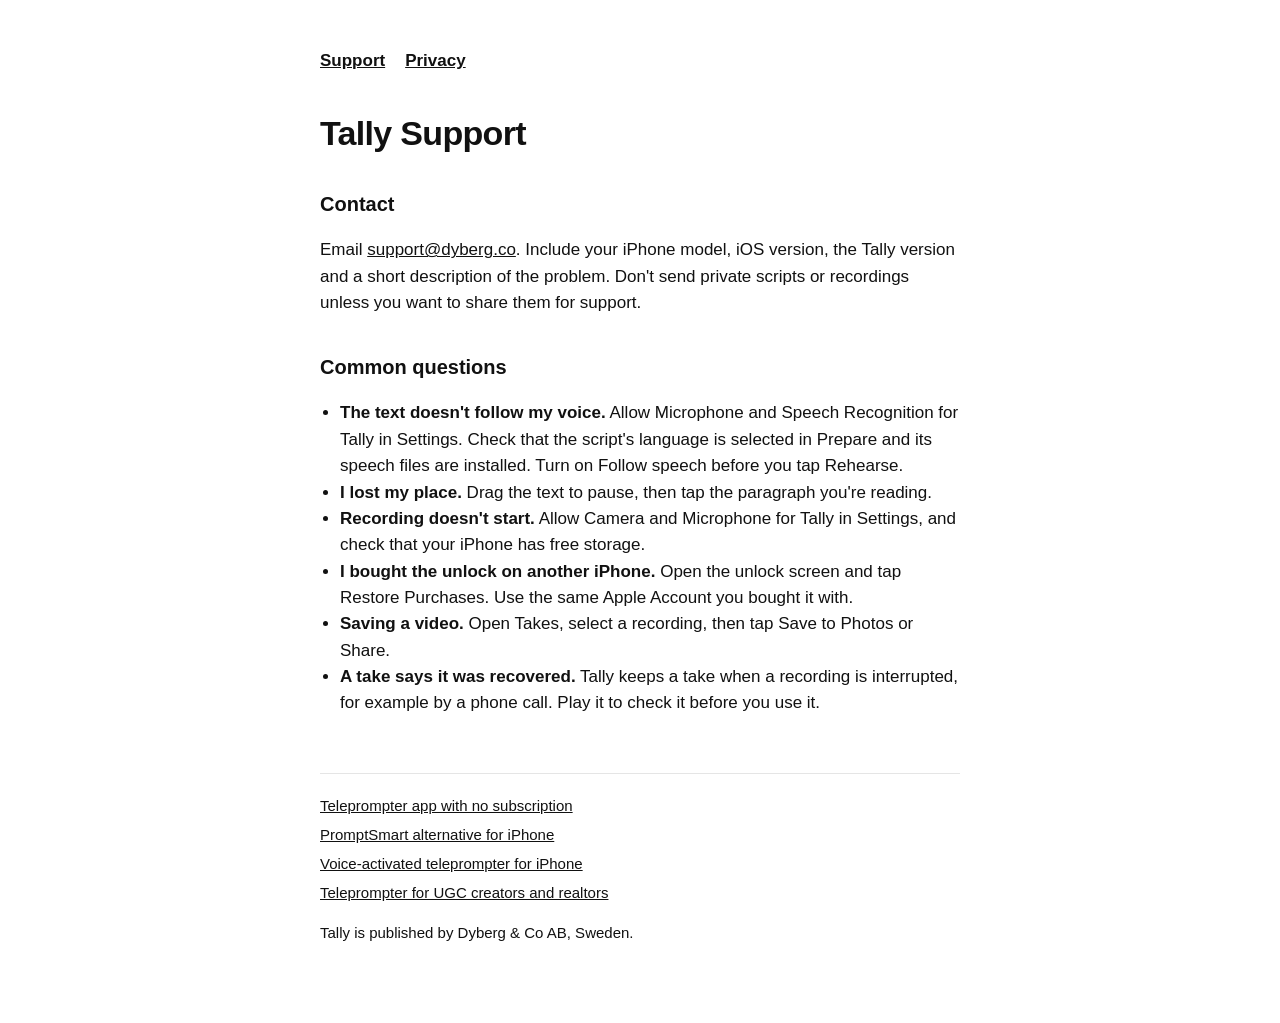
<file: index.html>
<!doctype html>
<html lang="en">
<head>
<meta charset="utf-8">
<meta name="viewport" content="width=device-width, initial-scale=1">
<title>Tally Support</title>
<meta name="description" content="Help and contact for Tally, the voice teleprompter for iPhone.">
<link rel="stylesheet" href="style.css">
</head>
<body>
<main>
<nav><a href="./">Support</a><a href="privacy.html">Privacy</a></nav>
<h1>Tally Support</h1>
<h2>Contact</h2>
<p>Email <a href="mailto:support@dyberg.co?subject=Tally%20support">support@dyberg.co</a>. Include your iPhone model, iOS version, the Tally version and a short description of the problem. Don't send private scripts or recordings unless you want to share them for support.</p>

<h2>Common questions</h2>
<ul>
<li><strong>The text doesn't follow my voice.</strong> Allow Microphone and Speech Recognition for Tally in Settings. Check that the script's language is selected in Prepare and its speech files are installed. Turn on Follow speech before you tap Rehearse.</li>
<li><strong>I lost my place.</strong> Drag the text to pause, then tap the paragraph you're reading.</li>
<li><strong>Recording doesn't start.</strong> Allow Camera and Microphone for Tally in Settings, and check that your iPhone has free storage.</li>
<li><strong>I bought the unlock on another iPhone.</strong> Open the unlock screen and tap Restore Purchases. Use the same Apple Account you bought it with.</li>
<li><strong>Saving a video.</strong> Open Takes, select a recording, then tap Save to Photos or Share.</li>
<li><strong>A take says it was recovered.</strong> Tally keeps a take when a recording is interrupted, for example by a phone call. Play it to check it before you use it.</li>
</ul>

<footer>
<ul>
<li><a href="teleprompter-app-no-subscription.html">Teleprompter app with no subscription</a></li>
<li><a href="promptsmart-alternative.html">PromptSmart alternative for iPhone</a></li>
<li><a href="voice-activated-teleprompter-iphone.html">Voice-activated teleprompter for iPhone</a></li>
<li><a href="teleprompter-for-ugc-creators-and-realtors.html">Teleprompter for UGC creators and realtors</a></li>
</ul>
<p>Tally is published by Dyberg &amp; Co AB, Sweden.</p>
</footer>
</main>
</body>
</html>
</file>
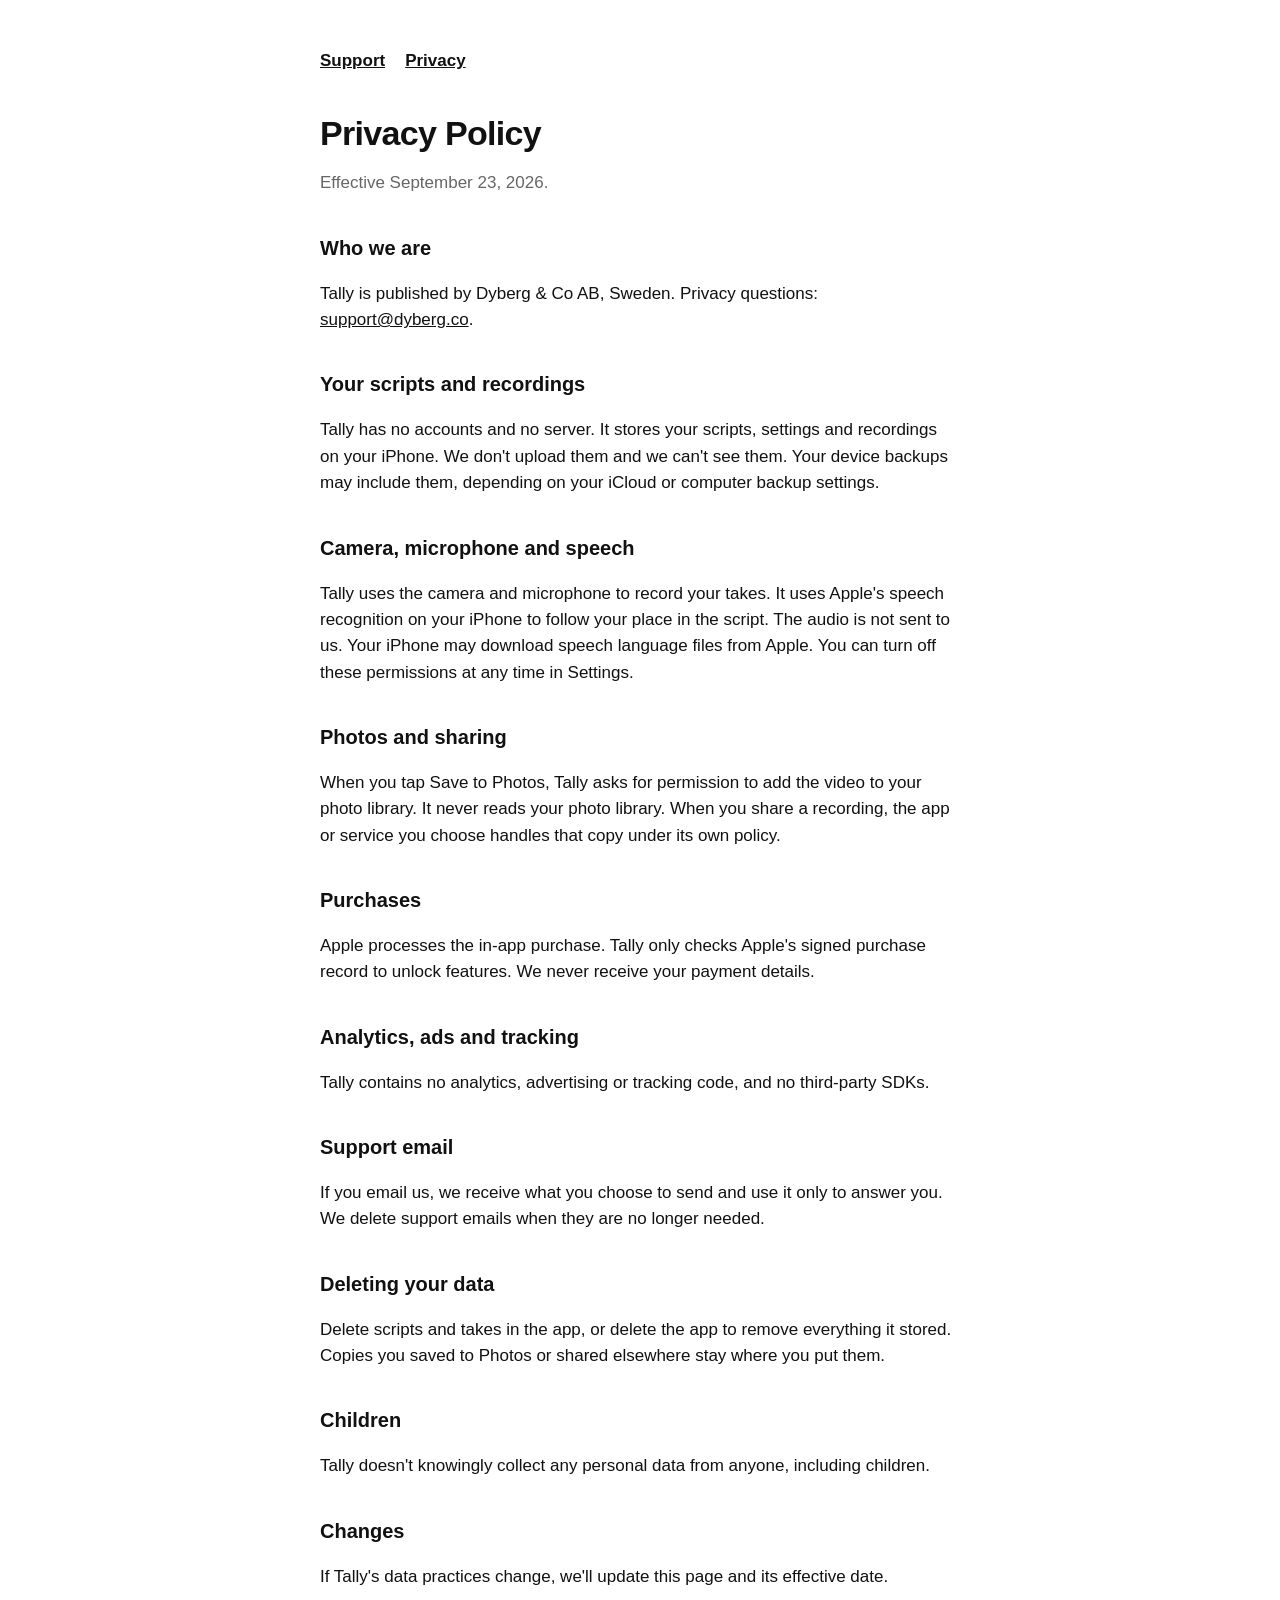
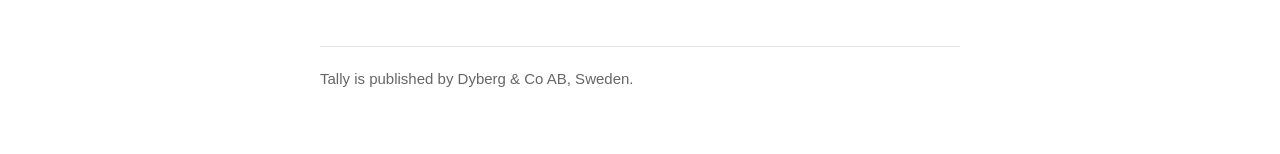
<file: privacy.html>
<!doctype html>
<html lang="en">
<head>
<meta charset="utf-8">
<meta name="viewport" content="width=device-width, initial-scale=1">
<title>Tally Privacy Policy</title>
<meta name="description" content="How Tally handles your scripts, recordings, camera, microphone and speech data.">
<link rel="stylesheet" href="style.css">
</head>
<body>
<main>
<nav><a href="./">Support</a><a href="privacy.html">Privacy</a></nav>
<h1>Privacy Policy</h1>
<p class="meta">Effective September 23, 2026.</p>

<h2>Who we are</h2>
<p>Tally is published by Dyberg &amp; Co AB, Sweden. Privacy questions: <a href="mailto:support@dyberg.co?subject=Tally%20privacy">support@dyberg.co</a>.</p>

<h2>Your scripts and recordings</h2>
<p>Tally has no accounts and no server. It stores your scripts, settings and recordings on your iPhone. We don't upload them and we can't see them. Your device backups may include them, depending on your iCloud or computer backup settings.</p>

<h2>Camera, microphone and speech</h2>
<p>Tally uses the camera and microphone to record your takes. It uses Apple's speech recognition on your iPhone to follow your place in the script. The audio is not sent to us. Your iPhone may download speech language files from Apple. You can turn off these permissions at any time in Settings.</p>

<h2>Photos and sharing</h2>
<p>When you tap Save to Photos, Tally asks for permission to add the video to your photo library. It never reads your photo library. When you share a recording, the app or service you choose handles that copy under its own policy.</p>

<h2>Purchases</h2>
<p>Apple processes the in-app purchase. Tally only checks Apple's signed purchase record to unlock features. We never receive your payment details.</p>

<h2>Analytics, ads and tracking</h2>
<p>Tally contains no analytics, advertising or tracking code, and no third-party SDKs.</p>

<h2>Support email</h2>
<p>If you email us, we receive what you choose to send and use it only to answer you. We delete support emails when they are no longer needed.</p>

<h2>Deleting your data</h2>
<p>Delete scripts and takes in the app, or delete the app to remove everything it stored. Copies you saved to Photos or shared elsewhere stay where you put them.</p>

<h2>Children</h2>
<p>Tally doesn't knowingly collect any personal data from anyone, including children.</p>

<h2>Changes</h2>
<p>If Tally's data practices change, we'll update this page and its effective date.</p>

<footer>Tally is published by Dyberg &amp; Co AB, Sweden.</footer>
</main>
</body>
</html>
</file>
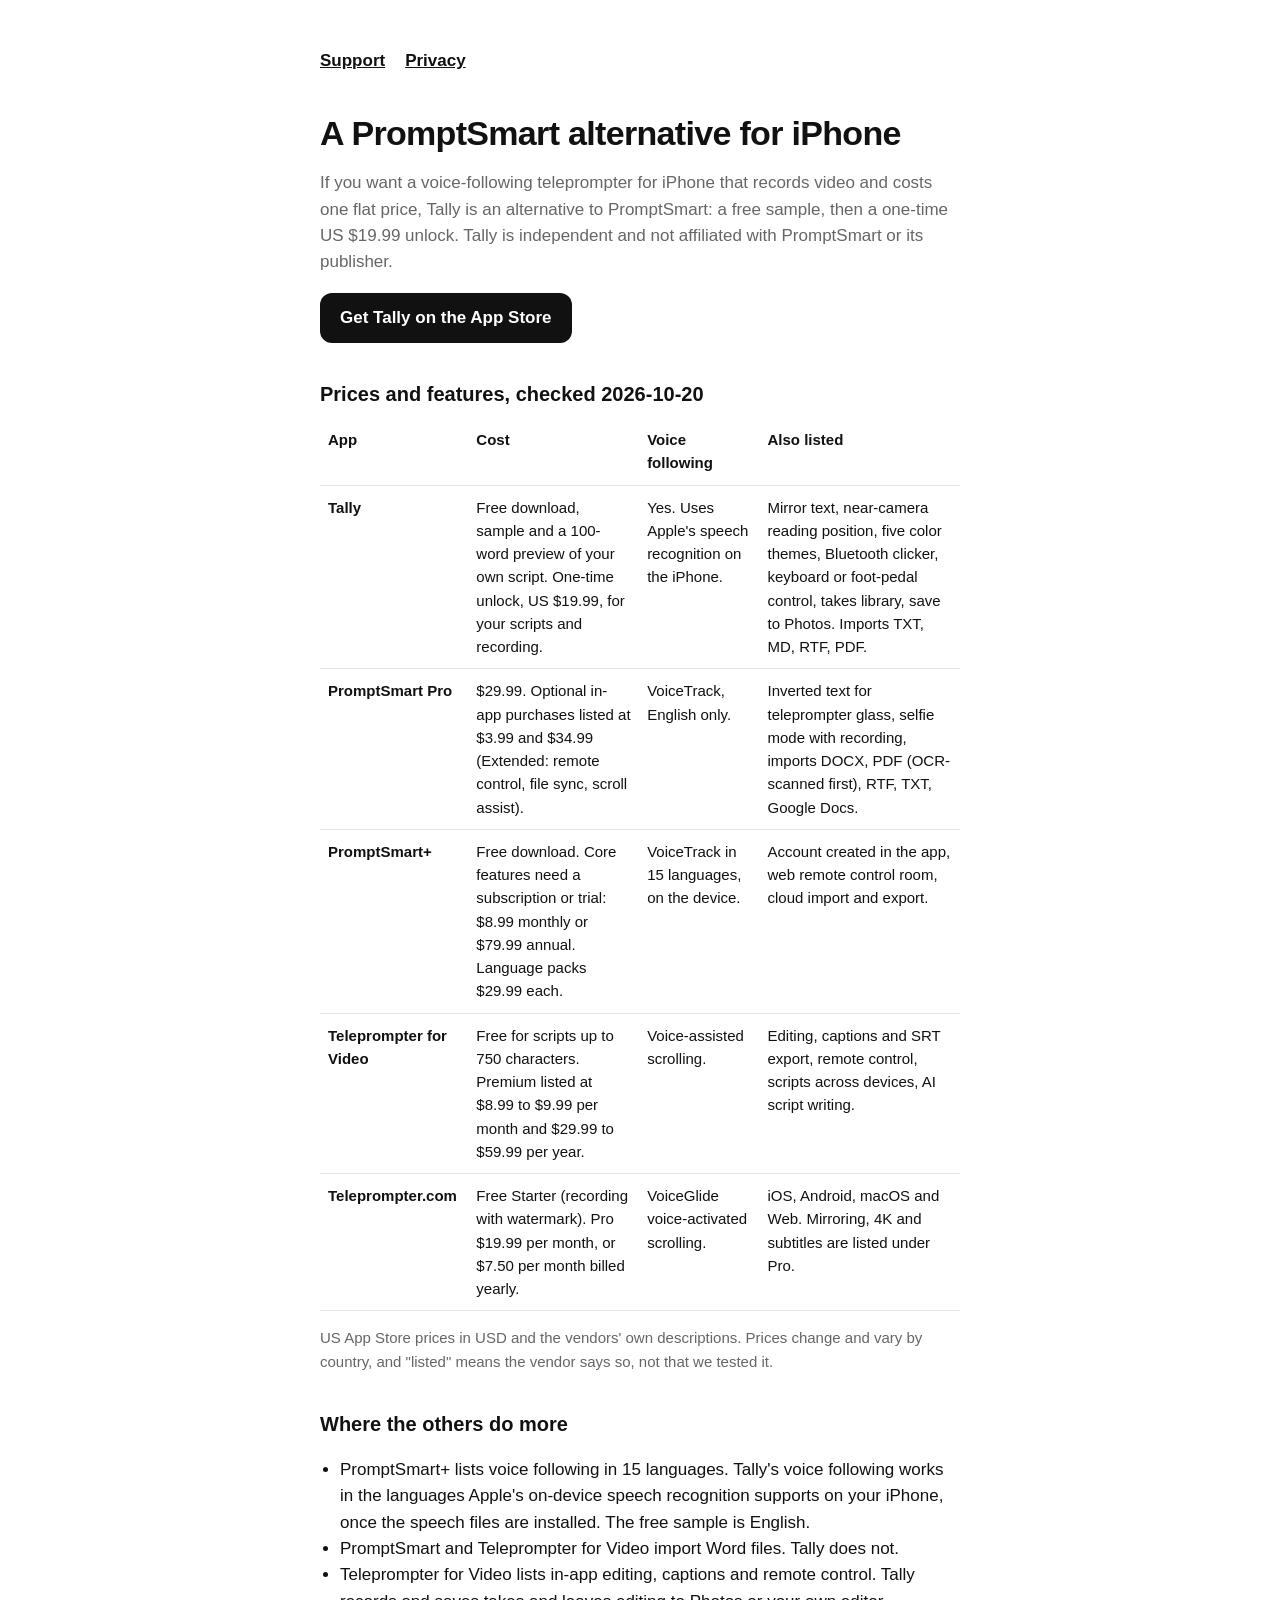
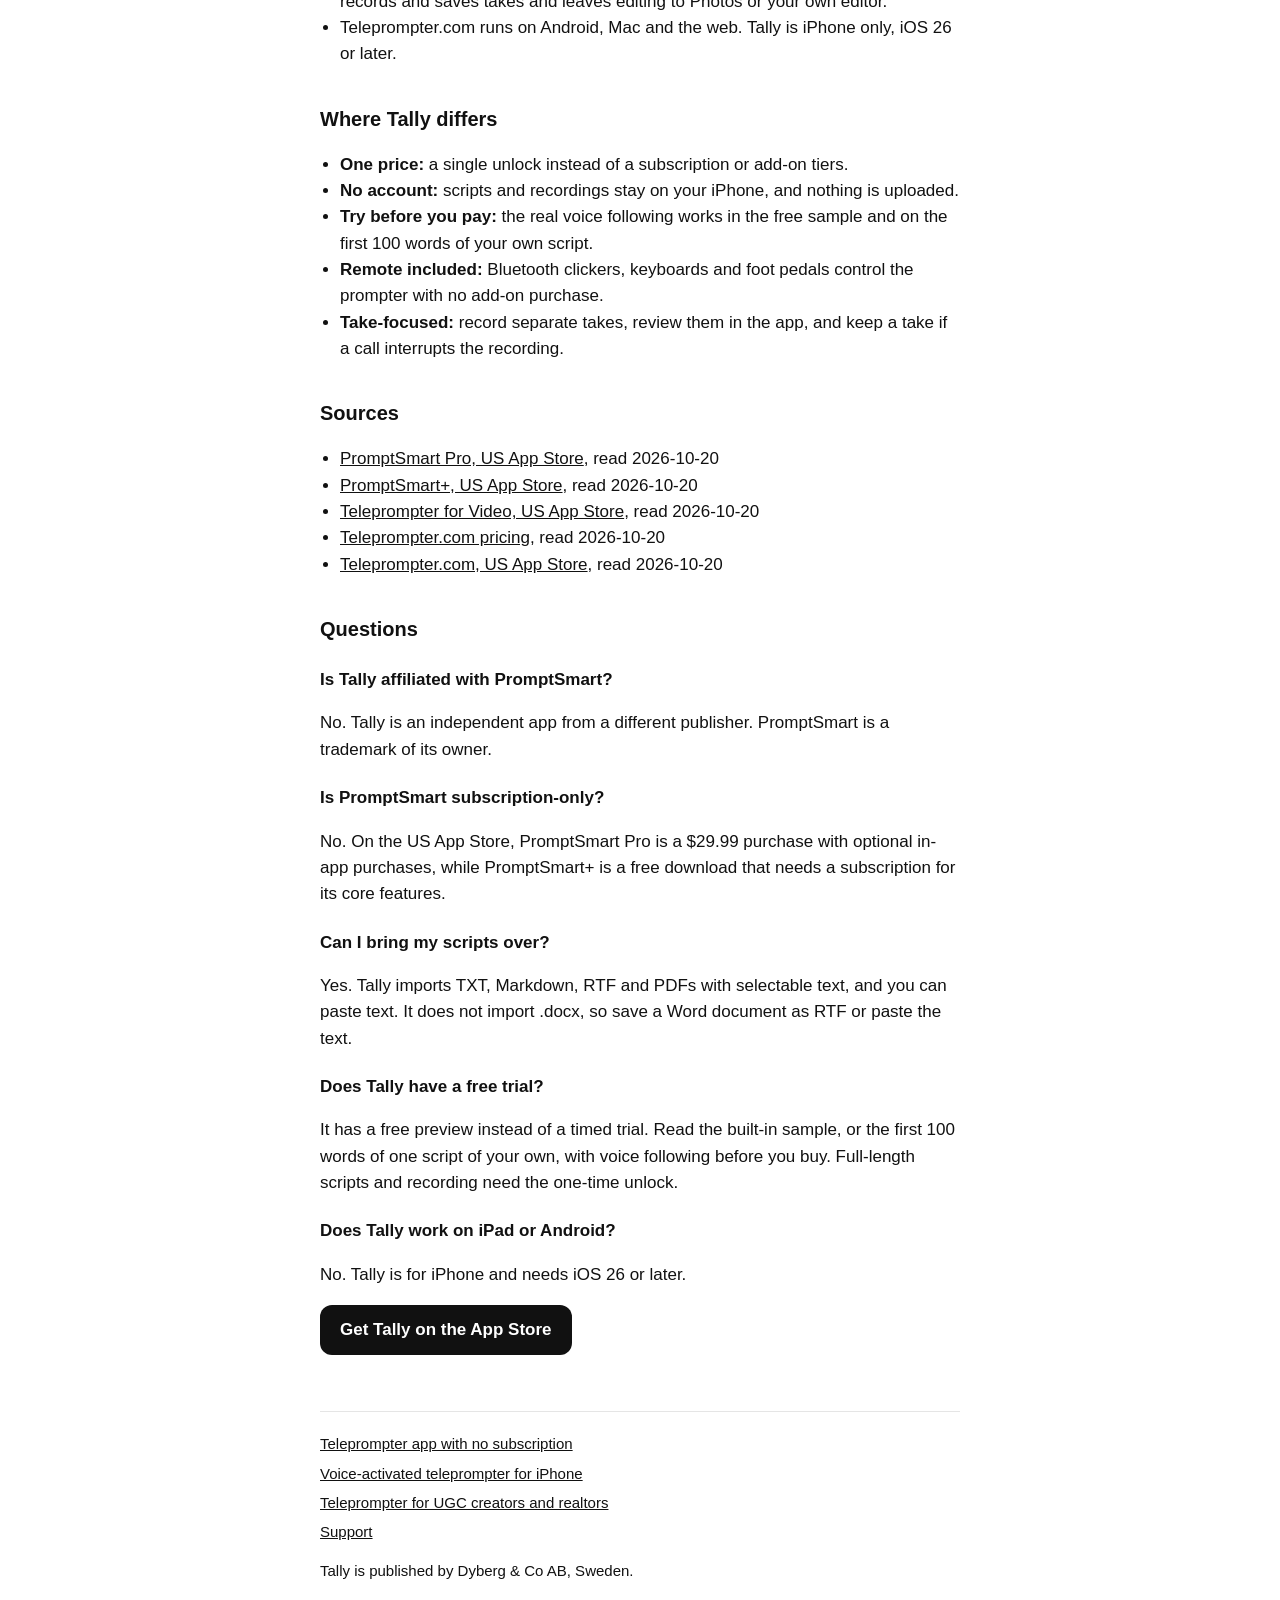
<file: promptsmart-alternative.html>
<!doctype html>
<html lang="en">
<head>
<meta charset="utf-8">
<meta name="viewport" content="width=device-width, initial-scale=1">
<title>PromptSmart Alternative for iPhone | Tally</title>
<meta name="description" content="Tally follows your voice and records video on iPhone for a one-time unlock, no subscription. Prices and features compared, checked 2026-10-20.">
<link rel="canonical" href="https://oedyb.github.io/tally/promptsmart-alternative.html">
<meta property="og:type" content="website">
<meta property="og:site_name" content="Tally">
<meta property="og:title" content="PromptSmart Alternative for iPhone | Tally">
<meta property="og:description" content="Tally follows your voice and records video on iPhone for a one-time unlock, no subscription. Prices and features compared, checked 2026-10-20.">
<meta property="og:url" content="https://oedyb.github.io/tally/promptsmart-alternative.html">
<link rel="stylesheet" href="style.css">
<script type="application/ld+json">
{
 "@context": "https://schema.org",
 "@type": "FAQPage",
 "mainEntity": [
  {
   "@type": "Question",
   "name": "Is Tally affiliated with PromptSmart?",
   "acceptedAnswer": {
    "@type": "Answer",
    "text": "No. Tally is an independent app from a different publisher. PromptSmart is a trademark of its owner."
   }
  },
  {
   "@type": "Question",
   "name": "Is PromptSmart subscription-only?",
   "acceptedAnswer": {
    "@type": "Answer",
    "text": "No. On the US App Store, PromptSmart Pro is a $29.99 purchase with optional in-app purchases, while PromptSmart+ is a free download that needs a subscription for its core features."
   }
  },
  {
   "@type": "Question",
   "name": "Can I bring my scripts over?",
   "acceptedAnswer": {
    "@type": "Answer",
    "text": "Yes. Tally imports TXT, Markdown, RTF and PDFs with selectable text, and you can paste text. It does not import .docx, so save a Word document as RTF or paste the text."
   }
  },
  {
   "@type": "Question",
   "name": "Does Tally have a free trial?",
   "acceptedAnswer": {
    "@type": "Answer",
    "text": "It has a free preview instead of a timed trial. Read the built-in sample, or the first 100 words of one script of your own, with voice following before you buy. Full-length scripts and recording need the one-time unlock."
   }
  },
  {
   "@type": "Question",
   "name": "Does Tally work on iPad or Android?",
   "acceptedAnswer": {
    "@type": "Answer",
    "text": "No. Tally is for iPhone and needs iOS 26 or later."
   }
  }
 ]
}
</script>
</head>
<body>
<main>
<nav><a href="./">Support</a><a href="privacy.html">Privacy</a></nav>
<h1>A PromptSmart alternative for iPhone</h1>
<p class="lede">If you want a voice-following teleprompter for iPhone that records video and costs one flat price, Tally is an alternative to PromptSmart: a free sample, then a one-time US $19.99 unlock. Tally is independent and not affiliated with PromptSmart or its publisher.</p>

<p><a class="cta" href="https://apps.apple.com/app/id6816284101">Get Tally on the App Store</a></p>

<h2>Prices and features, checked 2026-10-20</h2>
<table>
<thead><tr><th>App</th><th>Cost</th><th>Voice following</th><th>Also listed</th></tr></thead>
<tbody>
<tr><td data-label="App"><strong>Tally</strong></td><td data-label="Cost">Free download, sample and a 100-word preview of your own script. One-time unlock, US $19.99, for your scripts and recording.</td><td data-label="Voice following">Yes. Uses Apple's speech recognition on the iPhone.</td><td data-label="Also listed">Mirror text, near-camera reading position, five color themes, Bluetooth clicker, keyboard or foot-pedal control, takes library, save to Photos. Imports TXT, MD, RTF, PDF.</td></tr>
<tr><td data-label="App"><strong>PromptSmart Pro</strong></td><td data-label="Cost">$29.99. Optional in-app purchases listed at $3.99 and $34.99 (Extended: remote control, file sync, scroll assist).</td><td data-label="Voice following">VoiceTrack, English only.</td><td data-label="Also listed">Inverted text for teleprompter glass, selfie mode with recording, imports DOCX, PDF (OCR-scanned first), RTF, TXT, Google Docs.</td></tr>
<tr><td data-label="App"><strong>PromptSmart+</strong></td><td data-label="Cost">Free download. Core features need a subscription or trial: $8.99 monthly or $79.99 annual. Language packs $29.99 each.</td><td data-label="Voice following">VoiceTrack in 15 languages, on the device.</td><td data-label="Also listed">Account created in the app, web remote control room, cloud import and export.</td></tr>
<tr><td data-label="App"><strong>Teleprompter for Video</strong></td><td data-label="Cost">Free for scripts up to 750 characters. Premium listed at $8.99 to $9.99 per month and $29.99 to $59.99 per year.</td><td data-label="Voice following">Voice-assisted scrolling.</td><td data-label="Also listed">Editing, captions and SRT export, remote control, scripts across devices, AI script writing.</td></tr>
<tr><td data-label="App"><strong>Teleprompter.com</strong></td><td data-label="Cost">Free Starter (recording with watermark). Pro $19.99 per month, or $7.50 per month billed yearly.</td><td data-label="Voice following">VoiceGlide voice-activated scrolling.</td><td data-label="Also listed">iOS, Android, macOS and Web. Mirroring, 4K and subtitles are listed under Pro.</td></tr>
</tbody>
</table>
<p class="note">US App Store prices in USD and the vendors' own descriptions. Prices change and vary by country, and "listed" means the vendor says so, not that we tested it.</p>

<h2>Where the others do more</h2>
<ul>
<li>PromptSmart+ lists voice following in 15 languages. Tally's voice following works in the languages Apple's on-device speech recognition supports on your iPhone, once the speech files are installed. The free sample is English.</li>
<li>PromptSmart and Teleprompter for Video import Word files. Tally does not.</li>
<li>Teleprompter for Video lists in-app editing, captions and remote control. Tally records and saves takes and leaves editing to Photos or your own editor.</li>
<li>Teleprompter.com runs on Android, Mac and the web. Tally is iPhone only, iOS 26 or later.</li>
</ul>

<h2>Where Tally differs</h2>
<ul>
<li><strong>One price:</strong> a single unlock instead of a subscription or add-on tiers.</li>
<li><strong>No account:</strong> scripts and recordings stay on your iPhone, and nothing is uploaded.</li>
<li><strong>Try before you pay:</strong> the real voice following works in the free sample and on the first 100 words of your own script.</li>
<li><strong>Remote included:</strong> Bluetooth clickers, keyboards and foot pedals control the prompter with no add-on purchase.</li>
<li><strong>Take-focused:</strong> record separate takes, review them in the app, and keep a take if a call interrupts the recording.</li>
</ul>

<h2>Sources</h2>
<ul>
<li><a href="https://apps.apple.com/us/app/id894811756">PromptSmart Pro, US App Store</a>, read 2026-10-20</li>
<li><a href="https://apps.apple.com/us/app/id1526733375">PromptSmart+, US App Store</a>, read 2026-10-20</li>
<li><a href="https://apps.apple.com/us/app/id1139307843">Teleprompter for Video, US App Store</a>, read 2026-10-20</li>
<li><a href="https://www.teleprompter.com/pricing">Teleprompter.com pricing</a>, read 2026-10-20</li>
<li><a href="https://apps.apple.com/us/app/id1420515755">Teleprompter.com, US App Store</a>, read 2026-10-20</li>
</ul>

<h2>Questions</h2>
<h3>Is Tally affiliated with PromptSmart?</h3>
<p>No. Tally is an independent app from a different publisher. PromptSmart is a trademark of its owner.</p>
<h3>Is PromptSmart subscription-only?</h3>
<p>No. On the US App Store, PromptSmart Pro is a $29.99 purchase with optional in-app purchases, while PromptSmart+ is a free download that needs a subscription for its core features.</p>
<h3>Can I bring my scripts over?</h3>
<p>Yes. Tally imports TXT, Markdown, RTF and PDFs with selectable text, and you can paste text. It does not import .docx, so save a Word document as RTF or paste the text.</p>
<h3>Does Tally have a free trial?</h3>
<p>It has a free preview instead of a timed trial. Read the built-in sample, or the first 100 words of one script of your own, with voice following before you buy. Full-length scripts and recording need the one-time unlock.</p>
<h3>Does Tally work on iPad or Android?</h3>
<p>No. Tally is for iPhone and needs iOS 26 or later.</p>

<p><a class="cta" href="https://apps.apple.com/app/id6816284101">Get Tally on the App Store</a></p>

<footer>
<ul>
<li><a href="teleprompter-app-no-subscription.html">Teleprompter app with no subscription</a></li>
<li><a href="voice-activated-teleprompter-iphone.html">Voice-activated teleprompter for iPhone</a></li>
<li><a href="teleprompter-for-ugc-creators-and-realtors.html">Teleprompter for UGC creators and realtors</a></li>
<li><a href="./">Support</a></li>
</ul>
<p>Tally is published by Dyberg &amp; Co AB, Sweden.</p>
</footer>
</main>
</body>
</html>
</file>
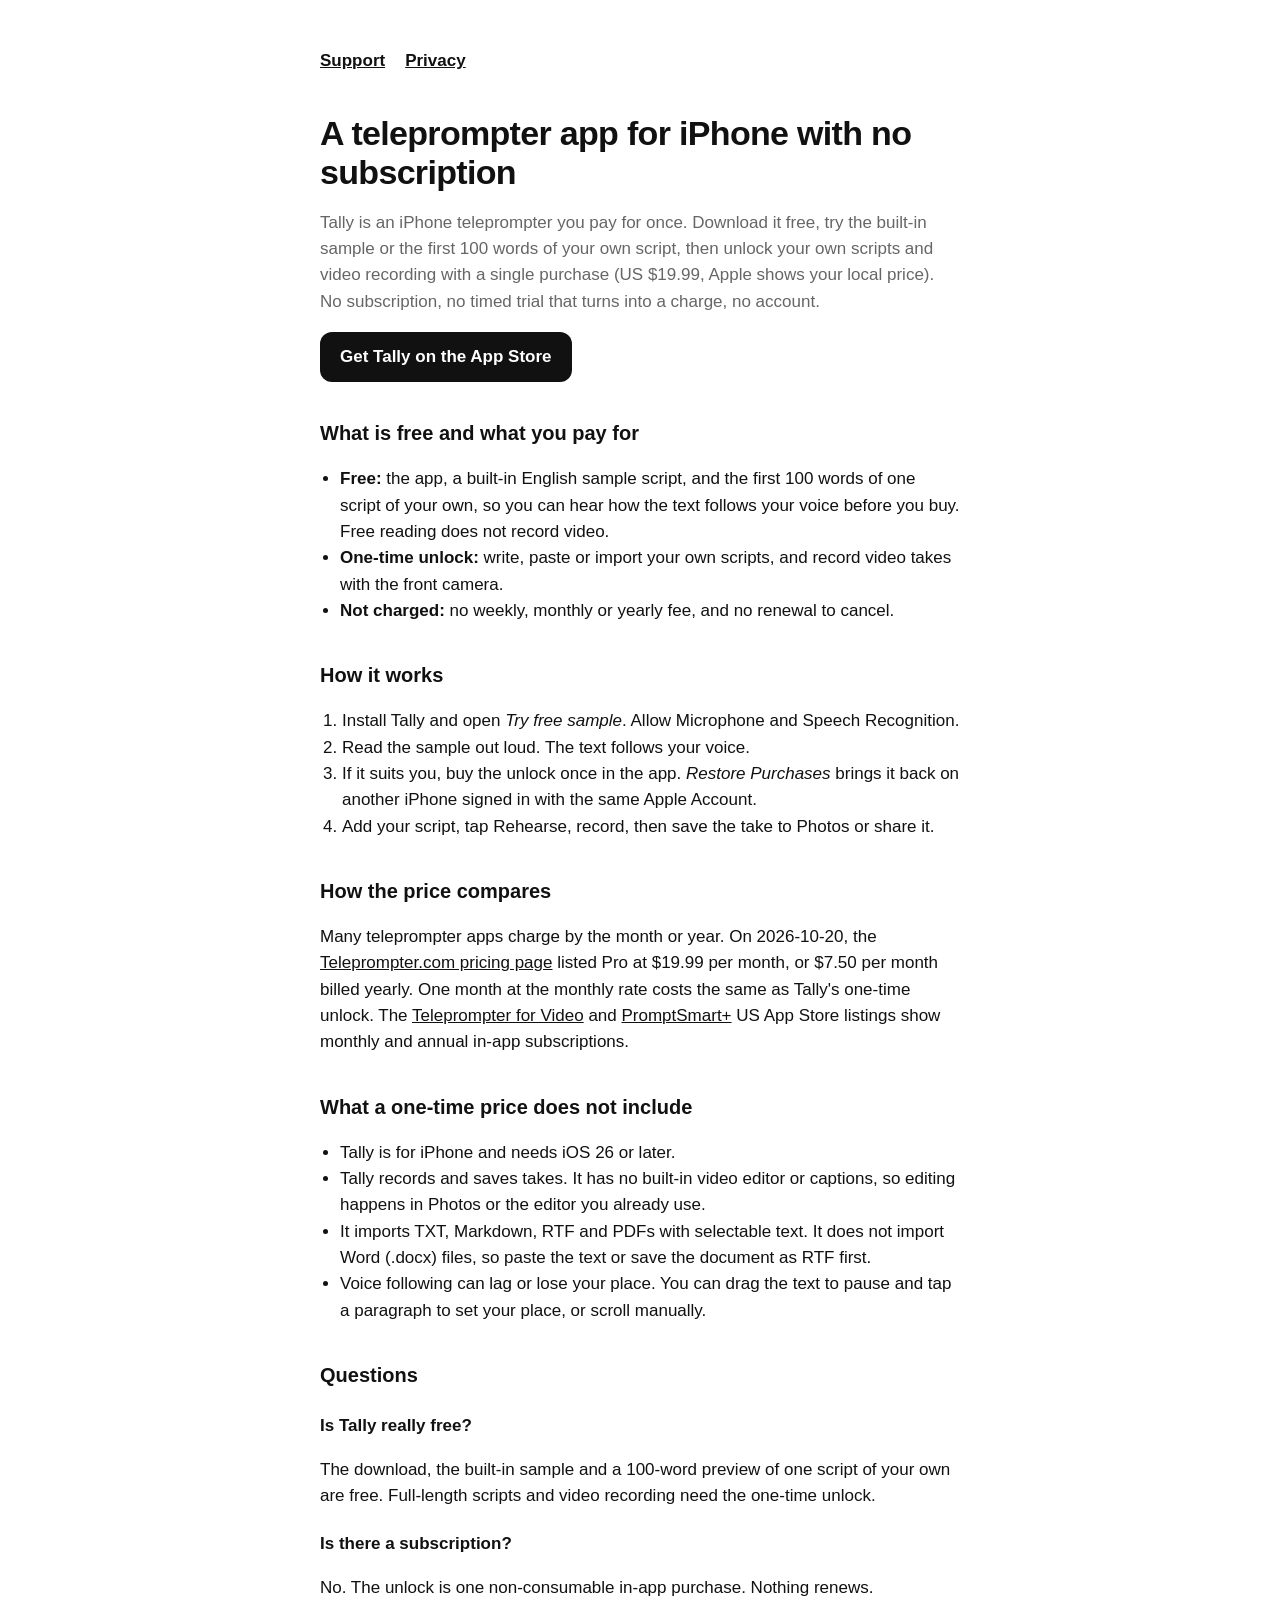
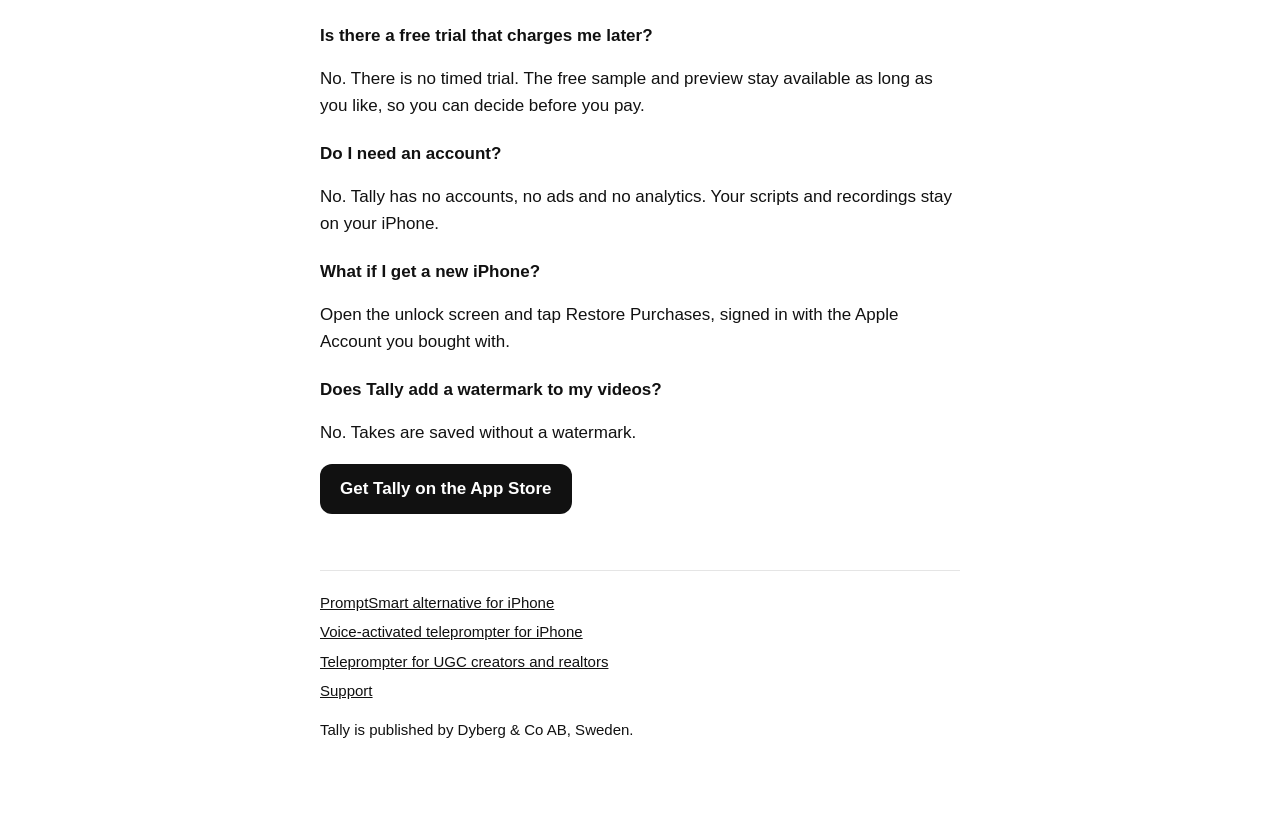
<file: teleprompter-app-no-subscription.html>
<!doctype html>
<html lang="en">
<head>
<meta charset="utf-8">
<meta name="viewport" content="width=device-width, initial-scale=1">
<title>Teleprompter App With No Subscription | Tally for iPhone</title>
<meta name="description" content="Tally is an iPhone teleprompter with a free sample and one purchase to unlock your scripts and recording. No subscription, no account.">
<link rel="canonical" href="https://oedyb.github.io/tally/teleprompter-app-no-subscription.html">
<meta property="og:type" content="website">
<meta property="og:site_name" content="Tally">
<meta property="og:title" content="Teleprompter App With No Subscription | Tally for iPhone">
<meta property="og:description" content="Tally is an iPhone teleprompter with a free sample and one purchase to unlock your scripts and recording. No subscription, no account.">
<meta property="og:url" content="https://oedyb.github.io/tally/teleprompter-app-no-subscription.html">
<link rel="stylesheet" href="style.css">
<script type="application/ld+json">
{
 "@context": "https://schema.org",
 "@type": "FAQPage",
 "mainEntity": [
  {
   "@type": "Question",
   "name": "Is Tally really free?",
   "acceptedAnswer": {
    "@type": "Answer",
    "text": "The download, the built-in sample and a 100-word preview of one script of your own are free. Full-length scripts and video recording need the one-time unlock."
   }
  },
  {
   "@type": "Question",
   "name": "Is there a subscription?",
   "acceptedAnswer": {
    "@type": "Answer",
    "text": "No. The unlock is one non-consumable in-app purchase. Nothing renews."
   }
  },
  {
   "@type": "Question",
   "name": "Is there a free trial that charges me later?",
   "acceptedAnswer": {
    "@type": "Answer",
    "text": "No. There is no timed trial. The free sample and preview stay available as long as you like, so you can decide before you pay."
   }
  },
  {
   "@type": "Question",
   "name": "Do I need an account?",
   "acceptedAnswer": {
    "@type": "Answer",
    "text": "No. Tally has no accounts, no ads and no analytics. Your scripts and recordings stay on your iPhone."
   }
  },
  {
   "@type": "Question",
   "name": "What if I get a new iPhone?",
   "acceptedAnswer": {
    "@type": "Answer",
    "text": "Open the unlock screen and tap Restore Purchases, signed in with the Apple Account you bought with."
   }
  },
  {
   "@type": "Question",
   "name": "Does Tally add a watermark to my videos?",
   "acceptedAnswer": {
    "@type": "Answer",
    "text": "No. Takes are saved without a watermark."
   }
  }
 ]
}
</script>
</head>
<body>
<main>
<nav><a href="./">Support</a><a href="privacy.html">Privacy</a></nav>
<h1>A teleprompter app for iPhone with no subscription</h1>
<p class="lede">Tally is an iPhone teleprompter you pay for once. Download it free, try the built-in sample or the first 100 words of your own script, then unlock your own scripts and video recording with a single purchase (US $19.99, Apple shows your local price). No subscription, no timed trial that turns into a charge, no account.</p>

<p><a class="cta" href="https://apps.apple.com/app/id6816284101">Get Tally on the App Store</a></p>

<h2>What is free and what you pay for</h2>
<ul>
<li><strong>Free:</strong> the app, a built-in English sample script, and the first 100 words of one script of your own, so you can hear how the text follows your voice before you buy. Free reading does not record video.</li>
<li><strong>One-time unlock:</strong> write, paste or import your own scripts, and record video takes with the front camera.</li>
<li><strong>Not charged:</strong> no weekly, monthly or yearly fee, and no renewal to cancel.</li>
</ul>

<h2>How it works</h2>
<ol>
<li>Install Tally and open <em>Try free sample</em>. Allow Microphone and Speech Recognition.</li>
<li>Read the sample out loud. The text follows your voice.</li>
<li>If it suits you, buy the unlock once in the app. <em>Restore Purchases</em> brings it back on another iPhone signed in with the same Apple Account.</li>
<li>Add your script, tap Rehearse, record, then save the take to Photos or share it.</li>
</ol>

<h2>How the price compares</h2>
<p>Many teleprompter apps charge by the month or year. On 2026-10-20, the <a href="https://www.teleprompter.com/pricing">Teleprompter.com pricing page</a> listed Pro at $19.99 per month, or $7.50 per month billed yearly. One month at the monthly rate costs the same as Tally's one-time unlock. The <a href="https://apps.apple.com/us/app/id1139307843">Teleprompter for Video</a> and <a href="https://apps.apple.com/us/app/id1526733375">PromptSmart+</a> US App Store listings show monthly and annual in-app subscriptions.</p>

<h2>What a one-time price does not include</h2>
<ul>
<li>Tally is for iPhone and needs iOS 26 or later.</li>
<li>Tally records and saves takes. It has no built-in video editor or captions, so editing happens in Photos or the editor you already use.</li>
<li>It imports TXT, Markdown, RTF and PDFs with selectable text. It does not import Word (.docx) files, so paste the text or save the document as RTF first.</li>
<li>Voice following can lag or lose your place. You can drag the text to pause and tap a paragraph to set your place, or scroll manually.</li>
</ul>

<h2>Questions</h2>
<h3>Is Tally really free?</h3>
<p>The download, the built-in sample and a 100-word preview of one script of your own are free. Full-length scripts and video recording need the one-time unlock.</p>
<h3>Is there a subscription?</h3>
<p>No. The unlock is one non-consumable in-app purchase. Nothing renews.</p>
<h3>Is there a free trial that charges me later?</h3>
<p>No. There is no timed trial. The free sample and preview stay available as long as you like, so you can decide before you pay.</p>
<h3>Do I need an account?</h3>
<p>No. Tally has no accounts, no ads and no analytics. Your scripts and recordings stay on your iPhone.</p>
<h3>What if I get a new iPhone?</h3>
<p>Open the unlock screen and tap Restore Purchases, signed in with the Apple Account you bought with.</p>
<h3>Does Tally add a watermark to my videos?</h3>
<p>No. Takes are saved without a watermark.</p>

<p><a class="cta" href="https://apps.apple.com/app/id6816284101">Get Tally on the App Store</a></p>

<footer>
<ul>
<li><a href="promptsmart-alternative.html">PromptSmart alternative for iPhone</a></li>
<li><a href="voice-activated-teleprompter-iphone.html">Voice-activated teleprompter for iPhone</a></li>
<li><a href="teleprompter-for-ugc-creators-and-realtors.html">Teleprompter for UGC creators and realtors</a></li>
<li><a href="./">Support</a></li>
</ul>
<p>Tally is published by Dyberg &amp; Co AB, Sweden.</p>
</footer>
</main>
</body>
</html>
</file>
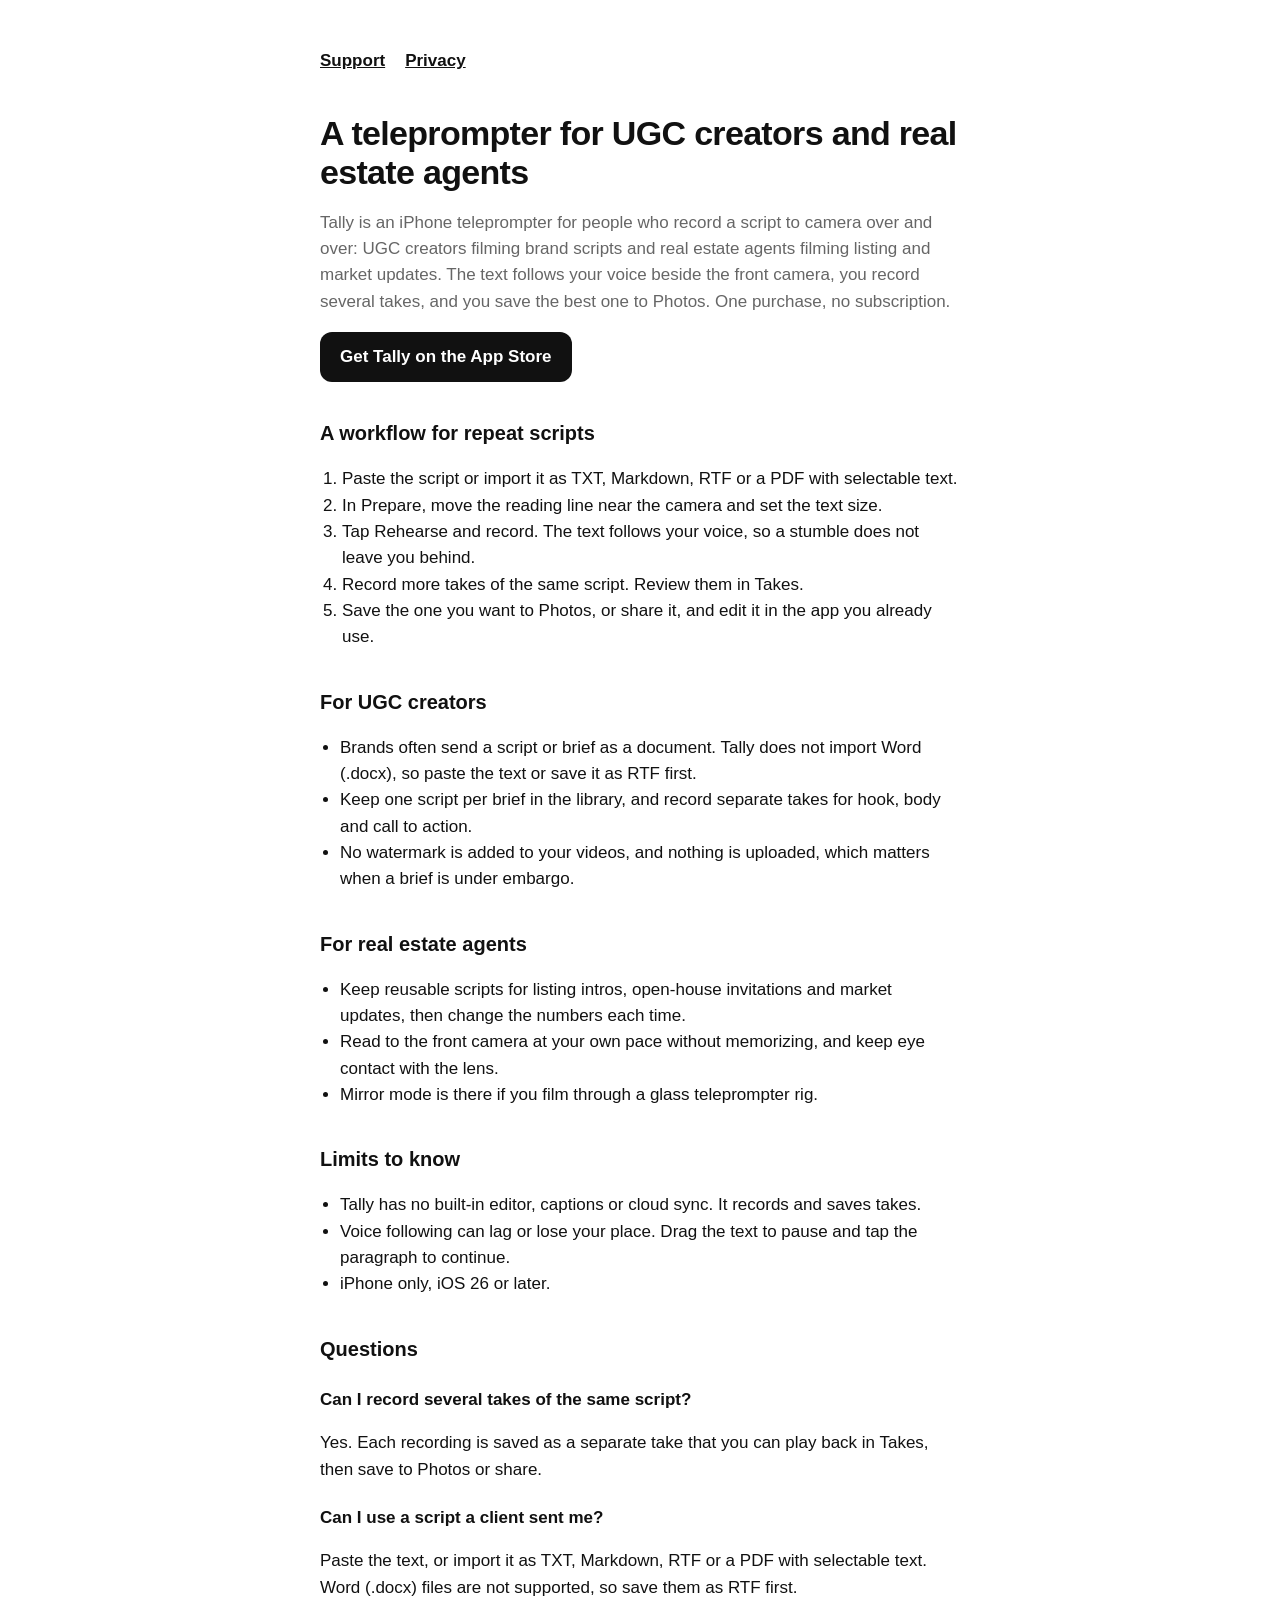
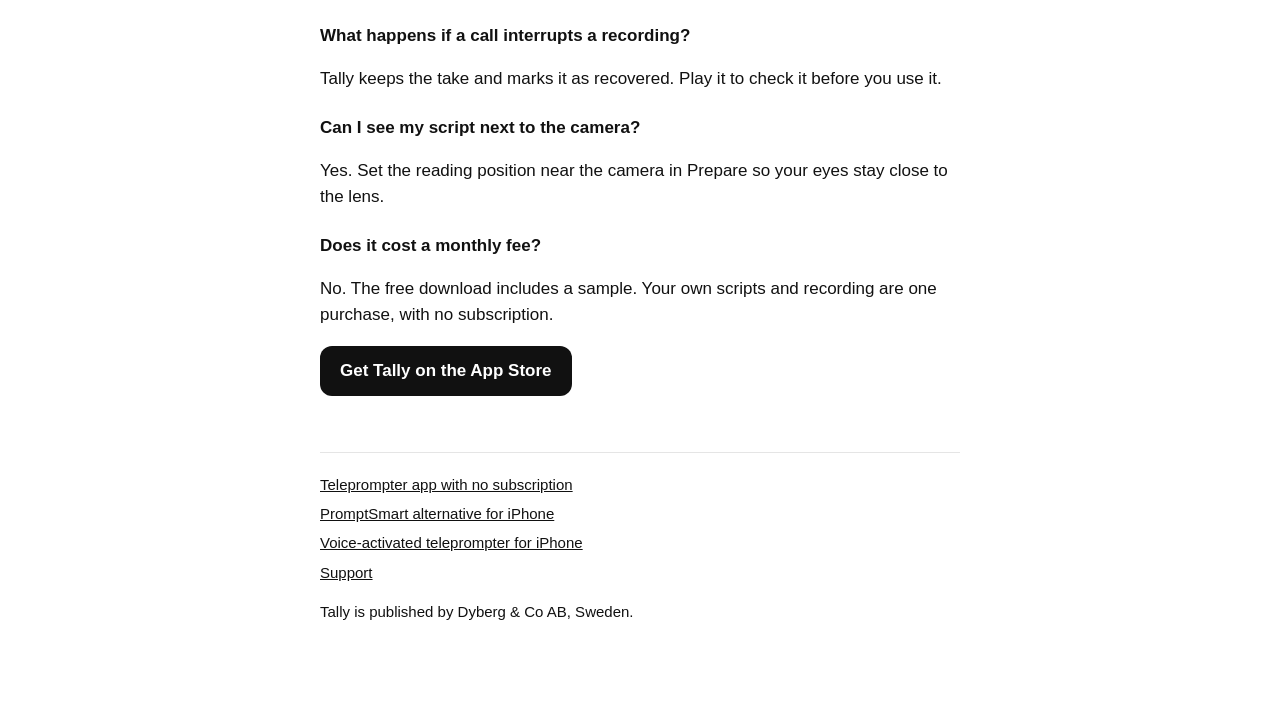
<file: teleprompter-for-ugc-creators-and-realtors.html>
<!doctype html>
<html lang="en">
<head>
<meta charset="utf-8">
<meta name="viewport" content="width=device-width, initial-scale=1">
<title>Teleprompter for UGC Creators and Realtors | Tally</title>
<meta name="description" content="Record scripts to camera on iPhone with text that follows your voice. Several takes, save to Photos, one purchase, no subscription.">
<link rel="canonical" href="https://oedyb.github.io/tally/teleprompter-for-ugc-creators-and-realtors.html">
<meta property="og:type" content="website">
<meta property="og:site_name" content="Tally">
<meta property="og:title" content="Teleprompter for UGC Creators and Realtors | Tally">
<meta property="og:description" content="Record scripts to camera on iPhone with text that follows your voice. Several takes, save to Photos, one purchase, no subscription.">
<meta property="og:url" content="https://oedyb.github.io/tally/teleprompter-for-ugc-creators-and-realtors.html">
<link rel="stylesheet" href="style.css">
<script type="application/ld+json">
{
 "@context": "https://schema.org",
 "@type": "FAQPage",
 "mainEntity": [
  {
   "@type": "Question",
   "name": "Can I record several takes of the same script?",
   "acceptedAnswer": {
    "@type": "Answer",
    "text": "Yes. Each recording is saved as a separate take that you can play back in Takes, then save to Photos or share."
   }
  },
  {
   "@type": "Question",
   "name": "Can I use a script a client sent me?",
   "acceptedAnswer": {
    "@type": "Answer",
    "text": "Paste the text, or import it as TXT, Markdown, RTF or a PDF with selectable text. Word (.docx) files are not supported, so save them as RTF first."
   }
  },
  {
   "@type": "Question",
   "name": "What happens if a call interrupts a recording?",
   "acceptedAnswer": {
    "@type": "Answer",
    "text": "Tally keeps the take and marks it as recovered. Play it to check it before you use it."
   }
  },
  {
   "@type": "Question",
   "name": "Can I see my script next to the camera?",
   "acceptedAnswer": {
    "@type": "Answer",
    "text": "Yes. Set the reading position near the camera in Prepare so your eyes stay close to the lens."
   }
  },
  {
   "@type": "Question",
   "name": "Does it cost a monthly fee?",
   "acceptedAnswer": {
    "@type": "Answer",
    "text": "No. The free download includes a sample. Your own scripts and recording are one purchase, with no subscription."
   }
  }
 ]
}
</script>
</head>
<body>
<main>
<nav><a href="./">Support</a><a href="privacy.html">Privacy</a></nav>
<h1>A teleprompter for UGC creators and real estate agents</h1>
<p class="lede">Tally is an iPhone teleprompter for people who record a script to camera over and over: UGC creators filming brand scripts and real estate agents filming listing and market updates. The text follows your voice beside the front camera, you record several takes, and you save the best one to Photos. One purchase, no subscription.</p>

<p><a class="cta" href="https://apps.apple.com/app/id6816284101">Get Tally on the App Store</a></p>

<h2>A workflow for repeat scripts</h2>
<ol>
<li>Paste the script or import it as TXT, Markdown, RTF or a PDF with selectable text.</li>
<li>In Prepare, move the reading line near the camera and set the text size.</li>
<li>Tap Rehearse and record. The text follows your voice, so a stumble does not leave you behind.</li>
<li>Record more takes of the same script. Review them in Takes.</li>
<li>Save the one you want to Photos, or share it, and edit it in the app you already use.</li>
</ol>

<h2>For UGC creators</h2>
<ul>
<li>Brands often send a script or brief as a document. Tally does not import Word (.docx), so paste the text or save it as RTF first.</li>
<li>Keep one script per brief in the library, and record separate takes for hook, body and call to action.</li>
<li>No watermark is added to your videos, and nothing is uploaded, which matters when a brief is under embargo.</li>
</ul>

<h2>For real estate agents</h2>
<ul>
<li>Keep reusable scripts for listing intros, open-house invitations and market updates, then change the numbers each time.</li>
<li>Read to the front camera at your own pace without memorizing, and keep eye contact with the lens.</li>
<li>Mirror mode is there if you film through a glass teleprompter rig.</li>
</ul>

<h2>Limits to know</h2>
<ul>
<li>Tally has no built-in editor, captions or cloud sync. It records and saves takes.</li>
<li>Voice following can lag or lose your place. Drag the text to pause and tap the paragraph to continue.</li>
<li>iPhone only, iOS 26 or later.</li>
</ul>

<h2>Questions</h2>
<h3>Can I record several takes of the same script?</h3>
<p>Yes. Each recording is saved as a separate take that you can play back in Takes, then save to Photos or share.</p>
<h3>Can I use a script a client sent me?</h3>
<p>Paste the text, or import it as TXT, Markdown, RTF or a PDF with selectable text. Word (.docx) files are not supported, so save them as RTF first.</p>
<h3>What happens if a call interrupts a recording?</h3>
<p>Tally keeps the take and marks it as recovered. Play it to check it before you use it.</p>
<h3>Can I see my script next to the camera?</h3>
<p>Yes. Set the reading position near the camera in Prepare so your eyes stay close to the lens.</p>
<h3>Does it cost a monthly fee?</h3>
<p>No. The free download includes a sample. Your own scripts and recording are one purchase, with no subscription.</p>

<p><a class="cta" href="https://apps.apple.com/app/id6816284101">Get Tally on the App Store</a></p>

<footer>
<ul>
<li><a href="teleprompter-app-no-subscription.html">Teleprompter app with no subscription</a></li>
<li><a href="promptsmart-alternative.html">PromptSmart alternative for iPhone</a></li>
<li><a href="voice-activated-teleprompter-iphone.html">Voice-activated teleprompter for iPhone</a></li>
<li><a href="./">Support</a></li>
</ul>
<p>Tally is published by Dyberg &amp; Co AB, Sweden.</p>
</footer>
</main>
</body>
</html>
</file>
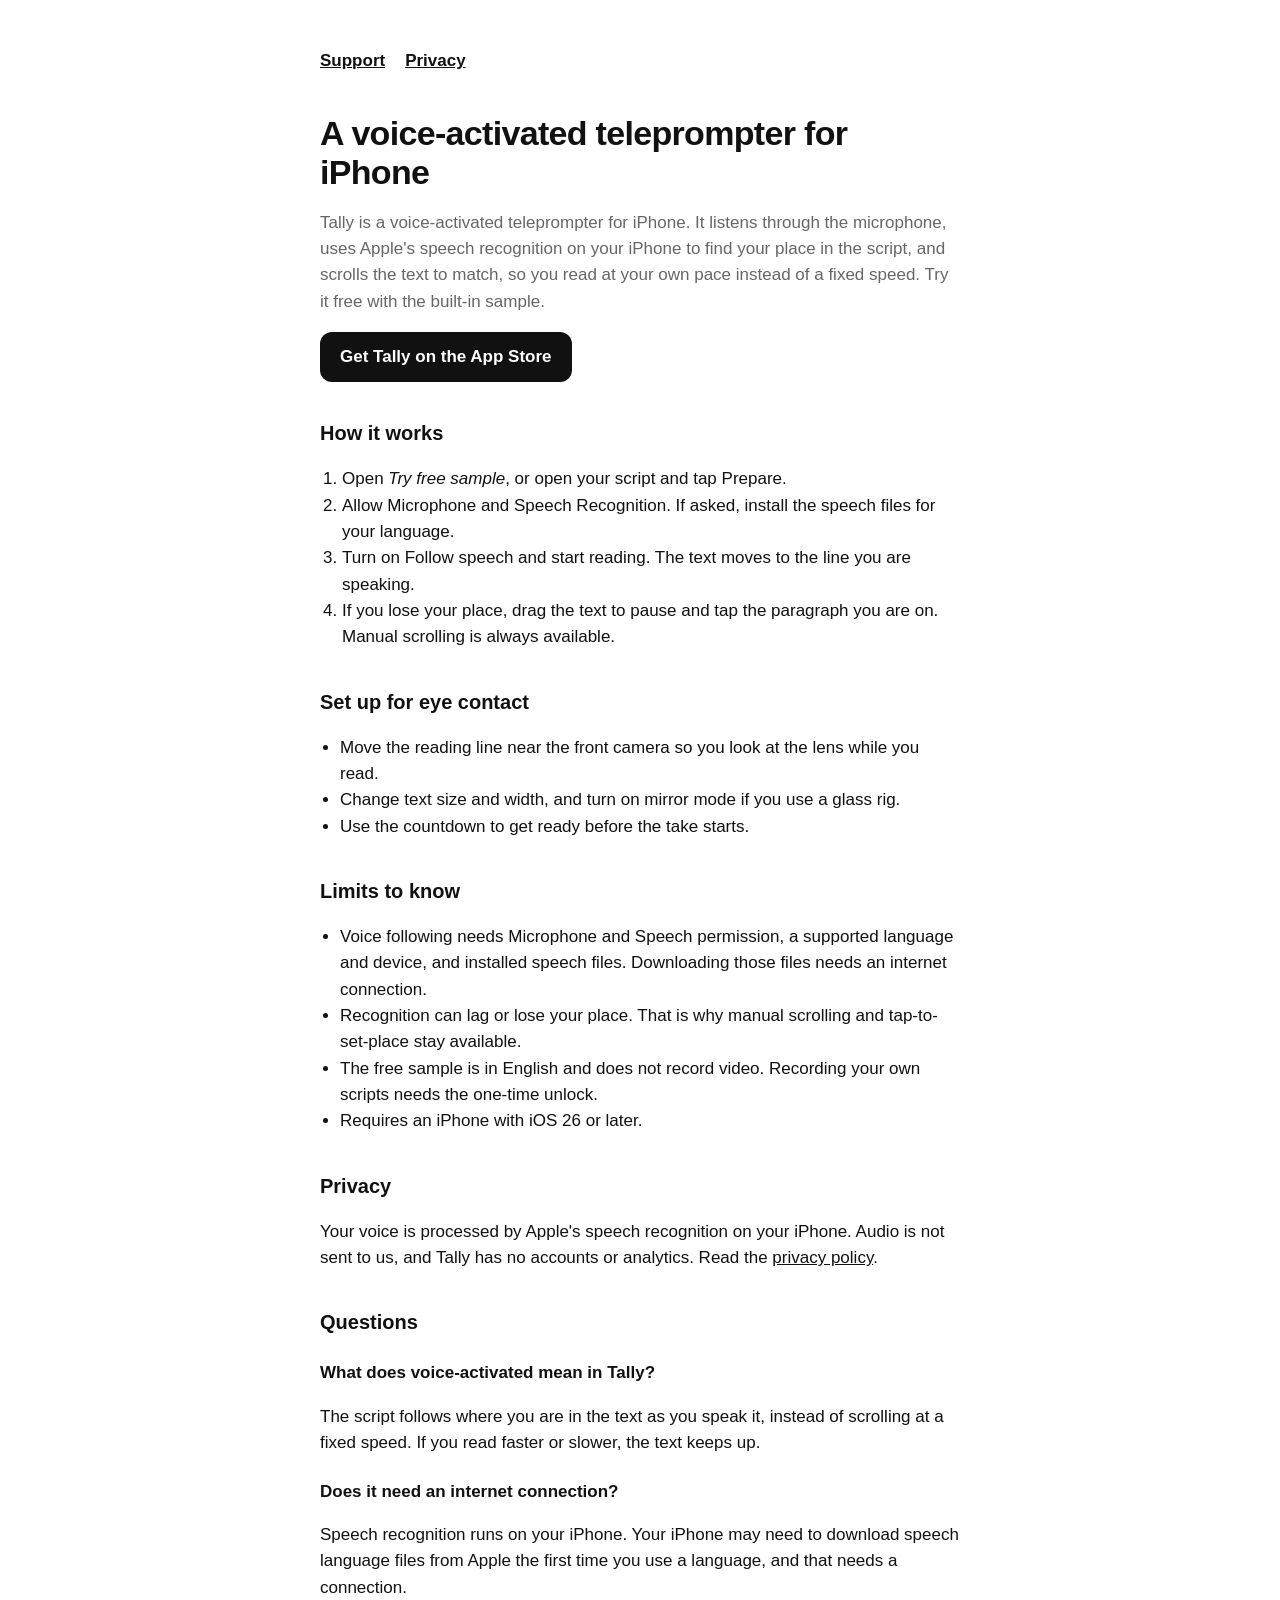
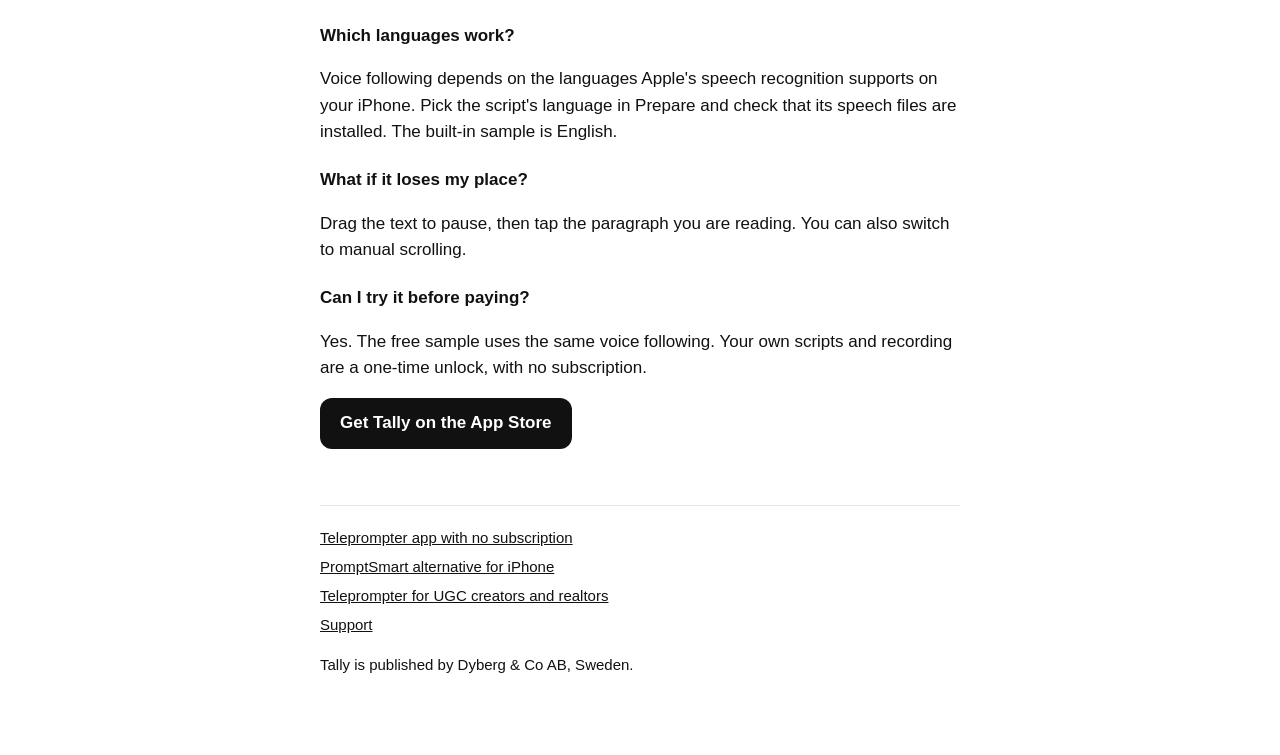
<file: voice-activated-teleprompter-iphone.html>
<!doctype html>
<html lang="en">
<head>
<meta charset="utf-8">
<meta name="viewport" content="width=device-width, initial-scale=1">
<title>Voice-Activated Teleprompter for iPhone | Tally</title>
<meta name="description" content="Tally scrolls your script as you speak, using Apple&#x27;s on-device speech recognition. Try it free on iPhone, then unlock once. No subscription.">
<link rel="canonical" href="https://oedyb.github.io/tally/voice-activated-teleprompter-iphone.html">
<meta property="og:type" content="website">
<meta property="og:site_name" content="Tally">
<meta property="og:title" content="Voice-Activated Teleprompter for iPhone | Tally">
<meta property="og:description" content="Tally scrolls your script as you speak, using Apple&#x27;s on-device speech recognition. Try it free on iPhone, then unlock once. No subscription.">
<meta property="og:url" content="https://oedyb.github.io/tally/voice-activated-teleprompter-iphone.html">
<link rel="stylesheet" href="style.css">
<script type="application/ld+json">
{
 "@context": "https://schema.org",
 "@type": "FAQPage",
 "mainEntity": [
  {
   "@type": "Question",
   "name": "What does voice-activated mean in Tally?",
   "acceptedAnswer": {
    "@type": "Answer",
    "text": "The script follows where you are in the text as you speak it, instead of scrolling at a fixed speed. If you read faster or slower, the text keeps up."
   }
  },
  {
   "@type": "Question",
   "name": "Does it need an internet connection?",
   "acceptedAnswer": {
    "@type": "Answer",
    "text": "Speech recognition runs on your iPhone. Your iPhone may need to download speech language files from Apple the first time you use a language, and that needs a connection."
   }
  },
  {
   "@type": "Question",
   "name": "Which languages work?",
   "acceptedAnswer": {
    "@type": "Answer",
    "text": "Voice following depends on the languages Apple's speech recognition supports on your iPhone. Pick the script's language in Prepare and check that its speech files are installed. The built-in sample is English."
   }
  },
  {
   "@type": "Question",
   "name": "What if it loses my place?",
   "acceptedAnswer": {
    "@type": "Answer",
    "text": "Drag the text to pause, then tap the paragraph you are reading. You can also switch to manual scrolling."
   }
  },
  {
   "@type": "Question",
   "name": "Can I try it before paying?",
   "acceptedAnswer": {
    "@type": "Answer",
    "text": "Yes. The free sample uses the same voice following. Your own scripts and recording are a one-time unlock, with no subscription."
   }
  }
 ]
}
</script>
</head>
<body>
<main>
<nav><a href="./">Support</a><a href="privacy.html">Privacy</a></nav>
<h1>A voice-activated teleprompter for iPhone</h1>
<p class="lede">Tally is a voice-activated teleprompter for iPhone. It listens through the microphone, uses Apple's speech recognition on your iPhone to find your place in the script, and scrolls the text to match, so you read at your own pace instead of a fixed speed. Try it free with the built-in sample.</p>

<p><a class="cta" href="https://apps.apple.com/app/id6816284101">Get Tally on the App Store</a></p>

<h2>How it works</h2>
<ol>
<li>Open <em>Try free sample</em>, or open your script and tap Prepare.</li>
<li>Allow Microphone and Speech Recognition. If asked, install the speech files for your language.</li>
<li>Turn on Follow speech and start reading. The text moves to the line you are speaking.</li>
<li>If you lose your place, drag the text to pause and tap the paragraph you are on. Manual scrolling is always available.</li>
</ol>

<h2>Set up for eye contact</h2>
<ul>
<li>Move the reading line near the front camera so you look at the lens while you read.</li>
<li>Change text size and width, and turn on mirror mode if you use a glass rig.</li>
<li>Use the countdown to get ready before the take starts.</li>
</ul>

<h2>Limits to know</h2>
<ul>
<li>Voice following needs Microphone and Speech permission, a supported language and device, and installed speech files. Downloading those files needs an internet connection.</li>
<li>Recognition can lag or lose your place. That is why manual scrolling and tap-to-set-place stay available.</li>
<li>The free sample is in English and does not record video. Recording your own scripts needs the one-time unlock.</li>
<li>Requires an iPhone with iOS 26 or later.</li>
</ul>

<h2>Privacy</h2>
<p>Your voice is processed by Apple's speech recognition on your iPhone. Audio is not sent to us, and Tally has no accounts or analytics. Read the <a href="privacy.html">privacy policy</a>.</p>

<h2>Questions</h2>
<h3>What does voice-activated mean in Tally?</h3>
<p>The script follows where you are in the text as you speak it, instead of scrolling at a fixed speed. If you read faster or slower, the text keeps up.</p>
<h3>Does it need an internet connection?</h3>
<p>Speech recognition runs on your iPhone. Your iPhone may need to download speech language files from Apple the first time you use a language, and that needs a connection.</p>
<h3>Which languages work?</h3>
<p>Voice following depends on the languages Apple's speech recognition supports on your iPhone. Pick the script's language in Prepare and check that its speech files are installed. The built-in sample is English.</p>
<h3>What if it loses my place?</h3>
<p>Drag the text to pause, then tap the paragraph you are reading. You can also switch to manual scrolling.</p>
<h3>Can I try it before paying?</h3>
<p>Yes. The free sample uses the same voice following. Your own scripts and recording are a one-time unlock, with no subscription.</p>

<p><a class="cta" href="https://apps.apple.com/app/id6816284101">Get Tally on the App Store</a></p>

<footer>
<ul>
<li><a href="teleprompter-app-no-subscription.html">Teleprompter app with no subscription</a></li>
<li><a href="promptsmart-alternative.html">PromptSmart alternative for iPhone</a></li>
<li><a href="teleprompter-for-ugc-creators-and-realtors.html">Teleprompter for UGC creators and realtors</a></li>
<li><a href="./">Support</a></li>
</ul>
<p>Tally is published by Dyberg &amp; Co AB, Sweden.</p>
</footer>
</main>
</body>
</html>
</file>
<file: style.css>
:root { color-scheme: light dark; --bg: #fff; --fg: #111; --muted: #666; --line: #e5e5e5; }
@media (prefers-color-scheme: dark) { :root { --bg: #000; --fg: #f2f2f2; --muted: #9a9a9a; --line: #2a2a2a; } }
* { box-sizing: border-box; }
body { margin: 0; background: var(--bg); color: var(--fg); font: 17px/1.55 -apple-system, BlinkMacSystemFont, "SF Pro Text", "Helvetica Neue", Arial, sans-serif; }
main { max-width: 680px; margin: 0 auto; padding: 48px 20px 64px; }
h1 { font-size: 34px; line-height: 1.15; margin: 0 0 8px; letter-spacing: -0.02em; }
h2 { font-size: 20px; margin: 36px 0 8px; }
p, li { color: var(--fg); }
.lede, .meta { color: var(--muted); }
nav { display: flex; gap: 20px; margin-bottom: 40px; font-weight: 600; }
a { color: inherit; }
ul { padding-left: 20px; }
footer { margin-top: 56px; padding-top: 20px; border-top: 1px solid var(--line); color: var(--muted); font-size: 15px; }
h3 { font-size: 17px; margin: 22px 0 4px; }
ol { padding-left: 22px; }
.cta { display: inline-block; padding: 12px 20px; border-radius: 12px; background: var(--fg); color: var(--bg); font-weight: 600; text-decoration: none; }
.note { color: var(--muted); font-size: 15px; }
table { border-collapse: collapse; width: 100%; font-size: 15px; }
th, td { text-align: left; vertical-align: top; padding: 10px 8px; border-bottom: 1px solid var(--line); }
footer ul { list-style: none; margin: 0 0 16px; padding: 0; }
footer li { margin: 0 0 6px; }
@media (max-width: 640px) {
  table, thead, tbody, tr, th, td { display: block; }
  thead { position: absolute; left: -9999px; }
  tr { padding: 10px 0; border-bottom: 1px solid var(--line); }
  td { border: 0; padding: 4px 0; }
  td::before { content: attr(data-label); display: block; color: var(--muted); font-size: 13px; }
}
</file>
